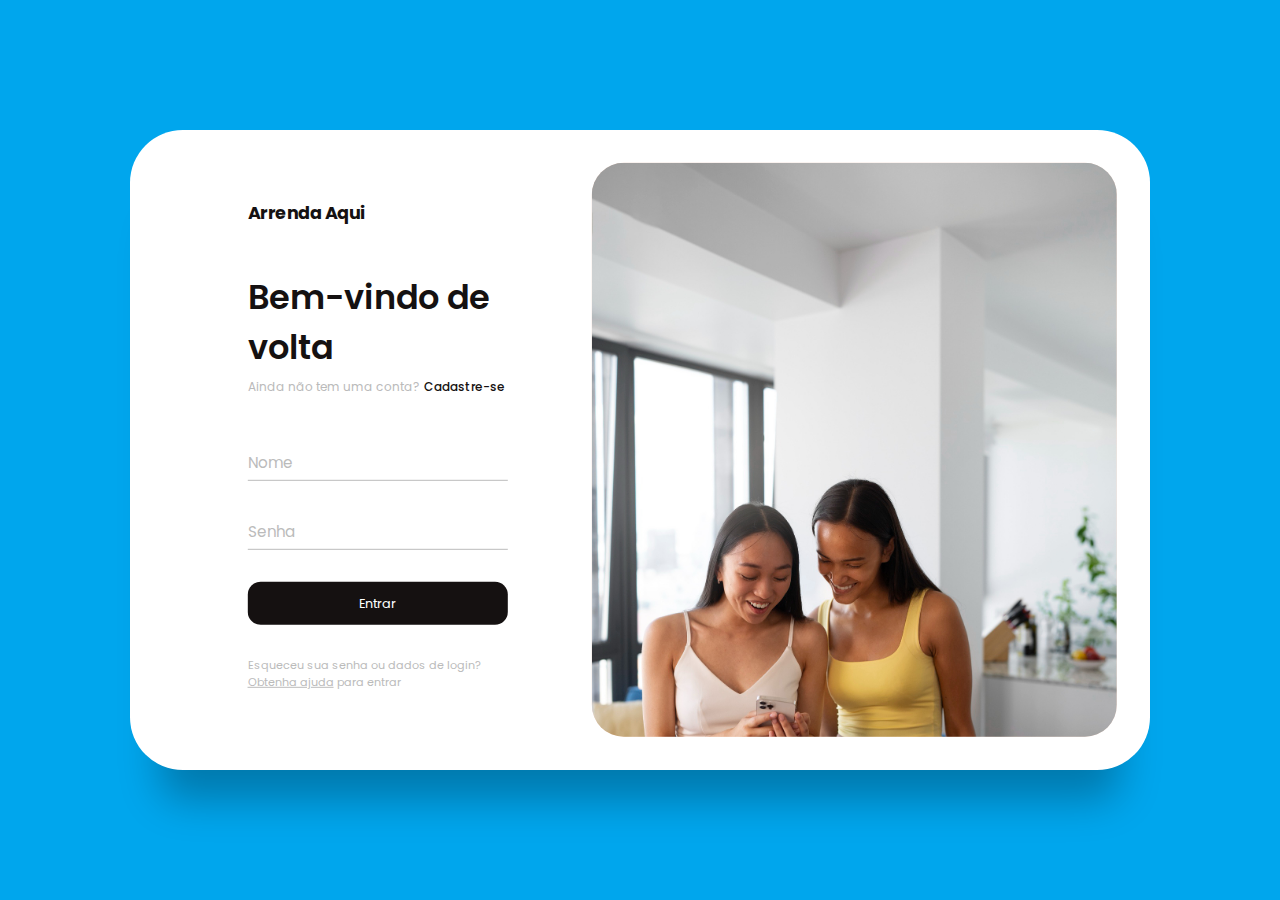
<file: login.html>
<!DOCTYPE html>
<html lang="pt">
  <head>
    <meta charset="UTF-8" />
    <meta http-equiv="X-UA-Compatible" content="IE=edge" />
    <meta name="viewport" content="width=device-width, initial-scale=1.0" />
    <title>Entrar & Cadastro</title>
    <link rel="stylesheet" href="style_login.css" />
  </head>
  <body>
    <main>
      <div class="box">
        <div class="inner-box">
          <div class="forms-wrap">
            <!-- Formulário de Login -->
            <form action="index.html" autocomplete="off" class="sign-in-form">
              <div class="logo">
                <h4>Arrenda Aqui</h4>
              </div>

              <div class="heading">
                <h2>Bem-vindo de volta</h2>
                <h6>Ainda não tem uma conta?</h6>
                <a href="#" class="toggle">Cadastre-se</a>
              </div>

              <div class="actual-form">
                <div class="input-wrap">
                  <input
                    type="text"
                    minlength="4"
                    class="input-field"
                    autocomplete="off"
                    required
                  />
                  <label>Nome</label>
                </div>

                <div class="input-wrap">
                  <input
                    type="password"
                    minlength="4"
                    class="input-field"
                    autocomplete="off"
                    required
                  />
                  <label>Senha</label>
                </div>

                <input type="submit" value="Entrar" class="sign-btn" />

                <p class="text">
                  Esqueceu sua senha ou dados de login?
                  <a href="#">Obtenha ajuda</a> para entrar
                </p>
              </div>
            </form>

            <!-- Formulário de Cadastro -->
            <form action="index.html" autocomplete="off" class="sign-up-form">
              <div class="logo">
                <h4>Arrenda Aqui</h4>
              </div>

              <div class="heading">
                <h2>Comece agora</h2>
                <h6>Já tem uma conta?</h6>
                <a href="#" class="toggle">Entrar</a>
              </div>

              <div class="actual-form">
                <div class="input-wrap">
                  <input
                    type="text"
                    minlength="4"
                    class="input-field"
                    autocomplete="off"
                    required
                  />
                  <label>Nome</label>
                </div>

                <div class="input-wrap">
                  <input
                    type="email"
                    class="input-field"
                    autocomplete="off"
                    required
                  />
                  <label>Email</label>
                </div>

                <div class="input-wrap">
                  <input
                    type="password"
                    minlength="4"
                    class="input-field"
                    autocomplete="off"
                    required
                  />
                  <label>Senha</label>
                </div>

                <input type="submit" value="Cadastrar" class="sign-btn" />

                <p class="text">
                  Ao se cadastrar, você concorda com os
                  <a href="#">Termos de Serviço</a> e a
                  <a href="#">Política de Privacidade</a>
                </p>
              </div>
            </form>
          </div>

          <!-- Carrossel de imagens -->
          <div class="carousel">
            <div class="images-wrapper">
              <img src="assets/clientes_1.jpg" class="image img-1 show" alt="" style="object-fit: contain;" />
              <img src="assets/img_1.jpg" class="image img-2" alt="" />
              <img src="assets/img_2.jpg" class="image img-3" alt="" />
            </div>

            <div class="text-slider">
              <div class="text-wrap">
                <div class="text-group">
                  <h2>Crie suas próprias ofertas de imóveis</h2>
                  <h2>Personalize como preferir</h2>
                  <h2>Convide clientes para ver suas propriedades</h2>
                </div>
              </div>

              <div class="bullets">
                <span class="active" data-value="1"></span>
                <span data-value="2"></span>
                <span data-value="3"></span>
              </div>
            </div>
          </div>
        </div>
      </div>
    </main>

    <!-- Arquivo Javascript -->
    <script src="app_login.js"></script>
  </body>
</html>
</file>
<file: style_login.css>
@import url("https://fonts.googleapis.com/css2?family=Poppins:wght@200;300;400;500;600;700;800&display=swap");

*,
*::before,
*::after {
  padding: 0;
  margin: 0;
  box-sizing: border-box;
}

body,
input {
  font-family: "Poppins", sans-serif;
}

main {
  width: 100%;
  min-height: 100vh;
  overflow: hidden;
  background-color: #00A6ED;
  padding: 2rem;
  display: flex;
  align-items: center;
  justify-content: center;
}

.box {
  position: relative;
  width: 100%;
  max-width: 1020px;
  height: 640px;
  background-color: #fff;
  border-radius: 3.3rem;
  box-shadow: 0 60px 40px -30px rgba(0, 0, 0, 0.27);
}

.inner-box {
  position: absolute;
  width: calc(100% - 4.1rem);
  height: calc(100% - 4.1rem);
  top: 50%;
  left: 50%;
  transform: translate(-50%, -50%);
}

.forms-wrap {
  position: absolute;
  height: 100%;
  width: 45%;
  top: 0;
  left: 0;
  display: grid;
  grid-template-columns: 1fr;
  grid-template-rows: 1fr;
  transition: 0.8s ease-in-out;
}

form {
  max-width: 260px;
  width: 100%;
  margin: 0 auto;
  height: 100%;
  display: flex;
  flex-direction: column;
  justify-content: space-evenly;
  grid-column: 1 / 2;
  grid-row: 1 / 2;
  transition: opacity 0.02s 0.4s;
}

form.sign-up-form {
  opacity: 0;
  pointer-events: none;
}

.logo {
  display: flex;
  align-items: center;
}

.logo img {
  width: 27px;
  margin-right: 0.3rem;
}

.logo h4 {
  font-size: 1.1rem;
  margin-top: -9px;
  letter-spacing: -0.5px;
  color: #151111;
}

.heading h2 {
  font-size: 2.1rem;
  font-weight: 600;
  color: #151111;
}

.heading h6 {
  color: #bababa;
  font-weight: 400;
  font-size: 0.75rem;
  display: inline;
}

.toggle {
  color: #151111;
  text-decoration: none;
  font-size: 0.75rem;
  font-weight: 500;
  transition: 0.3s;
}

.toggle:hover {
  color: #8371fd;
}

.input-wrap {
  position: relative;
  height: 37px;
  margin-bottom: 2rem;
}

.input-field {
  position: absolute;
  width: 100%;
  height: 100%;
  background: none;
  border: none;
  outline: none;
  border-bottom: 1px solid #bbb;
  padding: 0;
  font-size: 0.95rem;
  color: #151111;
  transition: 0.4s;
}

label {
  position: absolute;
  left: 0;
  top: 50%;
  transform: translateY(-50%);
  font-size: 0.95rem;
  color: #bbb;
  pointer-events: none;
  transition: 0.4s;
}

.input-field.active {
  border-bottom-color: #151111;
}

.input-field.active + label {
  font-size: 0.75rem;
  top: -2px;
}

.sign-btn {
  display: inline-block;
  width: 100%;
  height: 43px;
  background-color: #151111;
  color: #fff;
  border: none;
  cursor: pointer;
  border-radius: 0.8rem;
  font-size: 0.8rem;
  margin-bottom: 2rem;
  transition: 0.3s;
}

.sign-btn:hover {
  background-color: #8371fd;
}

.text {
  color: #bbb;
  font-size: 0.7rem;
}

.text a {
  color: #bbb;
  transition: 0.3s;
}

.text a:hover {
  color: #8371fd;
}

main.sign-up-mode form.sign-in-form {
  opacity: 0;
  pointer-events: none;
}

main.sign-up-mode form.sign-up-form {
  opacity: 1;
  pointer-events: all;
}

main.sign-up-mode .forms-wrap {
  left: 55%;
}

main.sign-up-mode .carousel {
  left: 0%;
}

.carousel {
  position: absolute;
  height: 100%;
  width: 55%;
  left: 45%;
  top: 0;
  background-color: #ffe0d2;
  border-radius: 2rem;
  display: grid;
  grid-template-rows: auto 1fr;
  padding-bottom: 2rem;
  overflow: hidden;
  transition: 0.8s ease-in-out;
}

.images-wrapper {
  display: grid;
  grid-template-columns: 1fr;
  grid-template-rows: 1fr;
}

.image {
  width: 100%;
  grid-column: 1/2;
  grid-row: 1/2;
  opacity: 0;
  transition: opacity 0.3s, transform 0.5s;
}

.img-1 {
  transform: translate(0, -50px);
}

.img-2 {
  transform: scale(0.4, 0.5);
}

.img-3 {
  transform: scale(0.3) rotate(-20deg);
}

.image.show {
  opacity: 1;
  transform: none;
}

.text-slider {
  display: flex;
  align-items: center;
  justify-content: center;
  flex-direction: column;
}

.text-wrap {
  max-height: 2.2rem;
  overflow: hidden;
  margin-bottom: 2.5rem;
}

.text-group {
  display: flex;
  flex-direction: column;
  text-align: center;
  transform: translateY(0);
  transition: 0.5s;
}

.text-group h2 {
  line-height: 2.2rem;
  font-weight: 600;
  font-size: 1.6rem;
}

.bullets {
  display: flex;
  align-items: center;
  justify-content: center;
}

.bullets span {
  display: block;
  width: 0.5rem;
  height: 0.5rem;
  background-color: #aaa;
  margin: 0 0.25rem;
  border-radius: 50%;
  cursor: pointer;
  transition: 0.3s;
}

.bullets span.active {
  width: 1.1rem;
  background-color: #151111;
  border-radius: 1rem;
}

@media (max-width: 850px) {
  .box {
    height: auto;
    max-width: 550px;
    overflow: hidden;
  }

  .inner-box {
    position: static;
    transform: none;
    width: revert;
    height: revert;
    padding: 2rem;
  }

  .forms-wrap {
    position: revert;
    width: 100%;
    height: auto;
  }

  form {
    max-width: revert;
    padding: 1.5rem 2.5rem 2rem;
    transition: transform 0.8s ease-in-out, opacity 0.45s linear;
  }

  .heading {
    margin: 2rem 0;
  }

  form.sign-up-form {
    transform: translateX(100%);
  }

  main.sign-up-mode form.sign-in-form {
    transform: translateX(-100%);
  }

  main.sign-up-mode form.sign-up-form {
    transform: translateX(0%);
  }

  .carousel {
    position: revert;
    height: auto;
    width: 100%;
    padding: 3rem 2rem;
    display: flex;
  }

  .images-wrapper {
    display: none;
  }

  .text-slider {
    width: 100%;
  }
}

@media (max-width: 530px) {
  main {
    padding: 1rem;
  }

  .box {
    border-radius: 2rem;
  }

  .inner-box {
    padding: 1rem;
  }

  .carousel {
    padding: 1.5rem 1rem;
    border-radius: 1.6rem;
  }

  .text-wrap {
    margin-bottom: 1rem;
  }

  .text-group h2 {
    font-size: 1.2rem;
  }

  form {
    padding: 1rem 2rem 1.5rem;
  }
}
</file>
